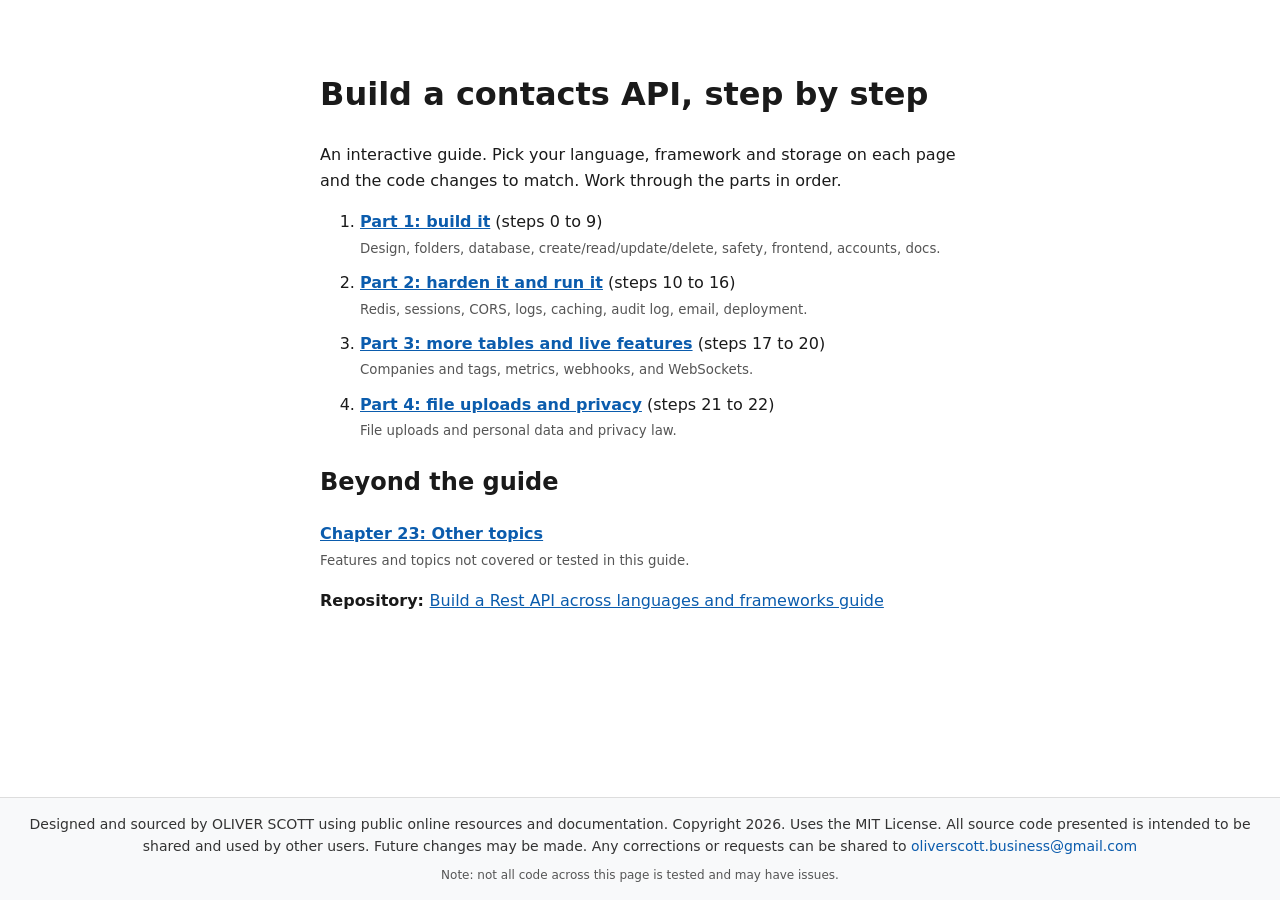
<file: index.html>
<!doctype html>
<html lang="en">
<head>
  <meta charset="utf-8">
  <meta name="viewport" content="width=device-width, initial-scale=1">
  <title>Build a contacts API, step by step</title>
  <link rel="stylesheet" href="assets/index.css">
</head>
<body>
  <main>
    <h1>Build a contacts API, step by step</h1>
    <p>An interactive guide. Pick your language, framework and storage on each page and the code changes to match. Work through the parts in order.</p>
    <ol>
      <li><a href="part1.html"><strong>Part 1: build it</strong></a> (steps 0 to 9)<br><small>Design, folders, database, create/read/update/delete, safety, frontend, accounts, docs.</small></li>
      <li><a href="part2.html"><strong>Part 2: harden it and run it</strong></a> (steps 10 to 16)<br><small>Redis, sessions, CORS, logs, caching, audit log, email, deployment.</small></li>
      <li><a href="part3.html"><strong>Part 3: more tables and live features</strong></a> (steps 17 to 20)<br><small>Companies and tags, metrics, webhooks, and WebSockets.</small></li>
      <li><a href="part4.html"><strong>Part 4: file uploads and privacy</strong></a> (steps 21 to 22)<br><small>File uploads and personal data and privacy law.</small></li>
    </ol>
    <h2>Beyond the guide</h2>
    <p><a href="uncovered_features.html#step-23"><strong>Chapter 23: Other topics</strong></a><br><small>Features and topics not covered or tested in this guide.</small></p>
    <p><strong>Repository: </strong><a href="https://github.com/Ollie-S23/build-a-REST-API-across-languages-and-frameworks-guide">Build a Rest API across languages and frameworks guide</a></p>
  </main>

  <footer class="index-foot">
    <p>
      Designed and sourced by OLIVER SCOTT using public online resources and documentation. Copyright 2026. Uses the MIT License. All source code presented is intended to be shared and used by other users. Future changes may be made. Any corrections or requests can be shared to 
      <a href="mailto:oliverscott.business@gmail.com">oliverscott.business@gmail.com</a>
    </p>
    <p class="note">
      Note: not all code across this page is tested and may have issues.
    </p>
  </footer>
</body>
</html>
</file>
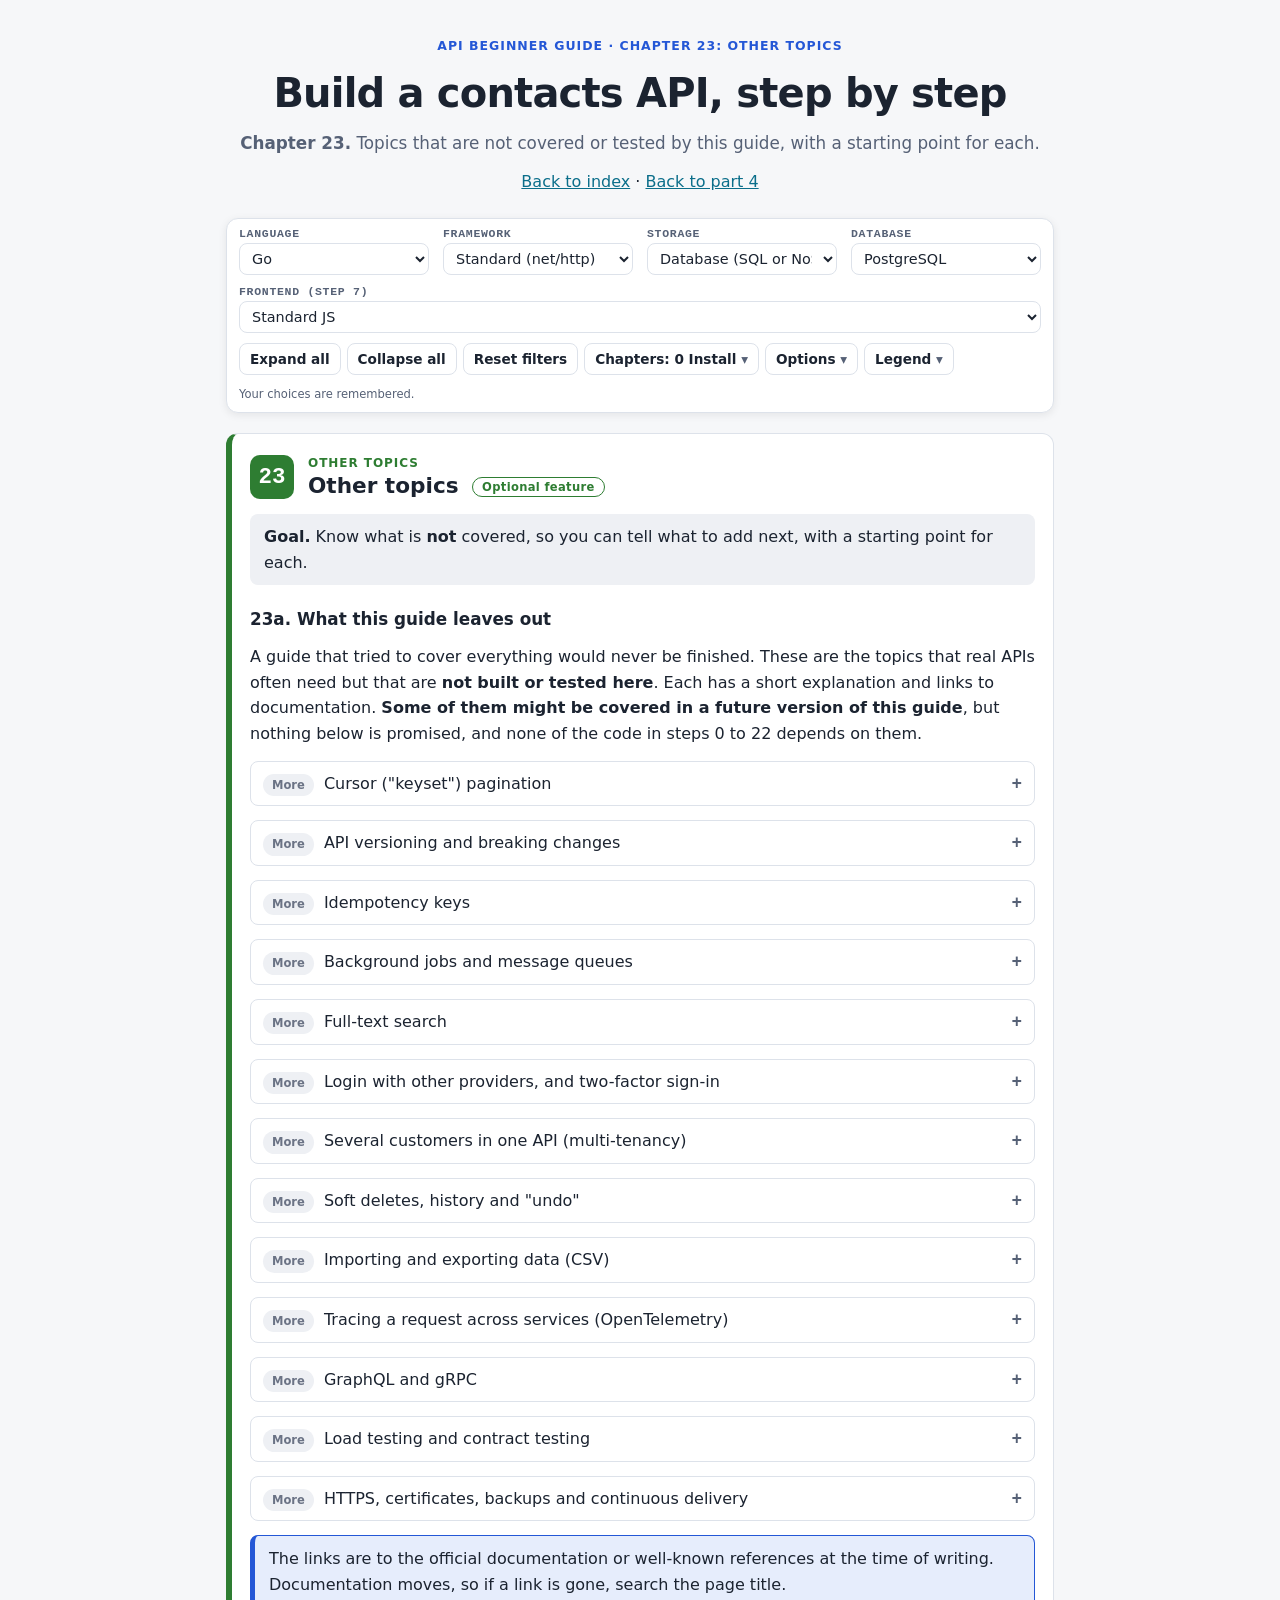
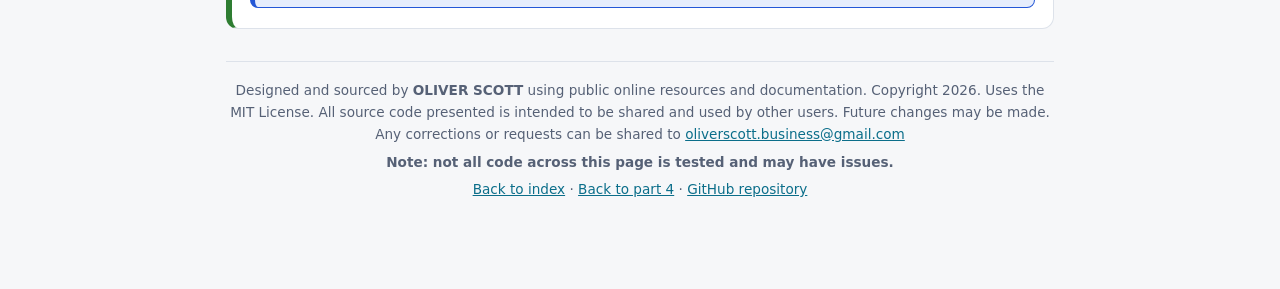
<file: uncovered_features.html>
<!DOCTYPE html>
<html lang="en"><head><meta charset="utf-8"><meta name="viewport" content="width=device-width, initial-scale=1">
<title>Contacts API guide - Chapter 23: Other topics</title>
<link rel="stylesheet" href="assets/guide.css"></head><body data-lang="go" data-db="pg" data-view="all" data-fe="js" data-fw="standard"><main class="page">
<header class="top"><p class="eyebrow">API beginner guide · Chapter 23: Other topics</p>
<h1>Build a contacts API, step by step</h1>
<p class="lede"><strong>Chapter 23.</strong> Topics that are not covered or tested by this guide, with a starting point for each.</p>
<p class="foot-nav"><a href="index.html">Back to index</a> · <a href="part4.html">Back to part 4</a></p></header>
<div class="filters" id="filters" role="group" aria-label="Guide filters">
<label class="fsel"><span class="flabel">Language</span><select data-key="lang"><option value="py">Python</option><option value="go">Go</option><option value="rs">Rust</option><option value="php">PHP</option><option value="js">JavaScript (Node)</option><option value="ts">TypeScript (Node)</option><option value="all">All</option></select></label>
<label class="fsel"><span class="flabel">Framework</span><select data-key="fw" id="fwsel"></select></label>
<label class="fsel"><span class="flabel">Storage</span><select data-key="storage"><option value="sql">Database (SQL or NoSQL)</option><option value="json">JSON file</option><option value="mem">In code</option><option value="all">All</option></select></label>
<label class="fsel"><span class="flabel">Database</span><select data-key="db"><option value="std">Standard</option><option value="pg">PostgreSQL</option><option value="mysql">MySQL</option><option value="maria">MariaDB</option><option value="sqlite">SQLite</option><option value="mongo">MongoDB (NoSQL)</option><option value="all">All</option></select></label>
<label class="fsel"><span class="flabel">Frontend (step 7)</span><select data-key="fe"><option value="js">Standard JS</option><option value="ts">Standard TS</option><option value="vuejs">Vue JS</option><option value="vuets">Vue TS</option><option value="reactjs">React JS</option><option value="reactts">React TS</option><option value="all">All</option></select></label>
<div class="hdd"><button type="button" class="rbtn" id="all" title="Open every explanation dropdown on the page">Expand all</button><button type="button" class="rbtn" id="none" title="Close every dropdown">Collapse all</button><button type="button" class="rbtn" id="fltreset" title="Set Language, Framework, Storage, Database and Frontend back to their defaults">Reset filters</button><button type="button" class="hbtn" data-panel="p-chap" aria-expanded="false" aria-controls="p-chap">Chapters: <span id="curchap">Install</span> <i aria-hidden="true">&#9662;</i></button><button type="button" class="hbtn" data-panel="p-opt" aria-expanded="false" aria-controls="p-opt">Options <i aria-hidden="true">&#9662;</i></button><button type="button" class="hbtn" data-panel="p-leg" aria-expanded="false" aria-controls="p-leg">Legend <i aria-hidden="true">&#9662;</i></button></div><div class="hpanel" id="p-chap" hidden><nav class="steps" aria-label="Chapters"><a class="cat-core ext" href="part1.html#step-0" title="Core: needed for a basic API (in part 1)"><b>0</b>Install</a><a class="cat-core ext" href="part1.html#step-1" title="Core: needed for a basic API (in part 1)"><b>1</b>Design</a><a class="cat-core ext" href="part1.html#step-2" title="Core: needed for a basic API (in part 1)"><b>2</b>Structure</a><a class="cat-core ext" href="part1.html#step-3" title="Core: needed for a basic API (in part 1)"><b>3</b>Connect</a><a class="cat-core ext" href="part1.html#step-4" title="Core: needed for a basic API (in part 1)"><b>4</b>First call</a><a class="cat-core ext" href="part1.html#step-5" title="Core: needed for a basic API (in part 1)"><b>5</b>CRUD</a><a class="cat-rec ext" href="part1.html#step-6" title="Recommended before anyone else can reach it (in part 1)"><b>6</b>Request safety</a><a class="cat-feat ext" href="part1.html#step-7" title="Optional: adds a feature (in part 1)"><b>7</b>Frontend</a><a class="cat-feat ext" href="part1.html#step-8" title="Optional: adds a feature (in part 1)"><b>8</b>Accounts</a><a class="cat-feat ext" href="part1.html#step-9" title="Optional: adds a feature (in part 1)"><b>9</b>Docs and Postman</a><a class="cat-ops ext" href="part2.html#step-10" title="Optional: for running it for real (in part 2)"><b>10</b>Redis</a><a class="cat-feat ext" href="part2.html#step-11" title="Optional: adds a feature (in part 2)"><b>11</b>Account safety</a><a class="cat-rec ext" href="part2.html#step-12" title="Recommended before anyone else can reach it (in part 2)"><b>12</b>Web basics</a><a class="cat-ops ext" href="part2.html#step-13" title="Optional: for running it for real (in part 2)"><b>13</b>Running it</a><a class="cat-feat ext" href="part2.html#step-14" title="Optional: adds a feature (in part 2)"><b>14</b>API polish</a><a class="cat-feat ext" href="part2.html#step-15" title="Optional: adds a feature (in part 2)"><b>15</b>Email</a><a class="cat-ops ext" href="part2.html#step-16" title="Optional: for running it for real (in part 2)"><b>16</b>Ship</a><a class="cat-feat ext" href="part3.html#step-17" title="Optional: adds a feature (in part 3)"><b>17</b>Companies and tags</a><a class="cat-ops ext" href="part3.html#step-18" title="Optional: for running it for real (in part 3)"><b>18</b>Metrics</a><a class="cat-feat ext" href="part3.html#step-19" title="Optional: adds a feature (in part 3)"><b>19</b>Webhooks</a><a class="cat-feat ext" href="part3.html#step-20" title="Optional: adds a feature (in part 3)"><b>20</b>WebSockets</a><a class="cat-feat ext" href="part4.html#step-21" title="Optional: adds a feature (in part 4)"><b>21</b>File uploads</a><a class="cat-feat ext" href="part4.html#step-22" title="Optional: adds a feature (in part 4)"><b>22</b>Personal data and privacy</a><a class="cat-feat" href="#step-23" title="Optional: adds a feature (separate page)"><b>23</b>Other topics</a></nav></div><div class="hpanel" id="p-opt" hidden><div class="opts"><fieldset><legend>Examples (pink boxes)</legend><label><input type="checkbox" data-opt="json" data-mode="show"> JSON requests and replies</label><label><input type="checkbox" data-opt="table" data-mode="show"> Table rows</label></fieldset><fieldset><legend>Dropdowns</legend><label><input type="checkbox" data-opt="why" data-mode="show"> "Why" explanations</label><label><input type="checkbox" data-opt="fail" data-mode="show"> "If it fails" fixes</label><label><input type="checkbox" data-opt="ph" data-mode="show"> "Placeholders" meanings</label><label><input type="checkbox" data-opt="doc" data-mode="show"> "Docs" link lists</label><label><input type="checkbox" data-opt="more" data-mode="show"> "Go further" and optional extras</label></fieldset><fieldset><legend>Boxes and labels</legend><label><input type="checkbox" data-opt="tips" data-mode="show"> Blue tips</label><label><input type="checkbox" data-opt="badges" data-mode="show"> Language, database and framework badges (when a filter is "All")</label></fieldset><fieldset><legend>Reading</legend><label><input type="checkbox" data-opt="wide" data-mode="add"> Wide page</label><label><input type="checkbox" data-opt="bigcode" data-mode="add"> Larger code text</label></fieldset><div class="optbar"><button type="button" id="optreset">Reset to defaults</button><span class="fnote">Saved in this browser.</span></div></div></div><div class="hpanel" id="p-leg" hidden><div class="legend" role="group" aria-label="Legend">
<div class="lg"><span class="tag t-file">FILE</span><span>Create or replace this file in VS Code. The path is shown beside the tag; the grey note says "new file" or "replace the whole file".</span></div>
<div class="lg"><span class="tag t-cmd">TERMINAL</span><span>Type this in the PowerShell terminal in VS Code, from the project folder.</span></div>
<div class="lg"><span class="tag t-sql">SQL</span><span>Run this in your database window (pgAdmin, MySQL Workbench or HeidiSQL), or save it as a <code>.sql</code> file.</span></div>
<div class="lg"><span class="tag t-out">EXPECTED</span><span>What you should see if it worked.</span></div>
<div class="lg"><span class="vt vt-i">Implementation</span><span><strong>Orange boxes</strong> are the thing you actually do or run for that step: the command you type and what it prints. They always show.</span></div>
<div class="lg"><span class="vt vt-f">Example</span><span><strong>Pink boxes</strong> are illustration only: a sample request and reply as JSON, or sample table rows. You never type or save them. They can be hidden under <em>Options</em> in the header.</span></div>
<div class="lg wide"><span class="vt vt-i">Implementation</span><span><strong>How to tell them apart:</strong> if you type it, save it or run it, it is an Implementation box (orange), even when it contains made-up sample data such as "Ada Lovelace". If it only shows what travels or what is stored, it is an Example box (pink).</span></div>
<div class="lg"><span class="tag t-json">JSON</span><span>A request or reply as it travels over HTTP.</span></div>
<div class="lg"><span class="tag t-diff">CHANGES</span><span>Only the lines that changed in a long file: <span class="df-add inl-df">green + added</span>, <span class="df-del inl-df">red - removed</span>. A dropdown below it holds the whole file.</span></div>
<div class="lg"><mark class="ph">&lt;like-this&gt;</mark><span><strong>Placeholder.</strong> Replace everything including the angle brackets with your own value. Never leave the brackets in.</span></div>
<div class="lg"><span class="pill opt">optional</span><span>Safe to skip, or a later improvement.</span></div>
<div class="lg"><span class="bd bw">Express</span><span class="sp">Framework badge. Shown when the Framework filter is "All" (pick Language "All" to get it).</span></div>
<div class="lg"><span class="bd bf">Vue TS</span><span class="sp">Frontend badge (step 7). Shown when the Frontend filter is "All".</span></div>
<div class="lg"><span class="bd bl">Python</span><span class="sp">Language badge. Shown when the Language filter is "All", so you can tell which version a block belongs to.</span></div>
<div class="lg"><span class="bd bdb">MySQL / MariaDB</span><span class="sp">Database or storage badge. Shown when the Database or Storage filter is "All".</span></div>
<div class="lg"><span class="chip c-why">Why</span><span>A dropdown explaining the reason behind a step.</span></div>
<div class="lg"><span class="chip c-fail">If it fails</span><span>A dropdown listing common errors and their fixes.</span></div>
<div class="lg"><span class="chip c-ph">Placeholders</span><span>A dropdown saying what each placeholder in that step means.</span></div>
<div class="lg"><span class="chip c-doc">Docs</span><span>A dropdown of official documentation links for that step.</span></div>
<div class="lg wide"><span class="om">//======= OPTIONAL =======</span><span>Code between an <code>OPTIONAL</code> line and an <code>END OPTIONAL</code> line is optional. The first line says what it does and what to delete with it (such as an import). Leave it in if unsure; the project still works with it. Python and Rust use <code>#</code> or <code>//</code> in place of the first two slashes.</span></div>
<div class="lg wide"><span class="co-sample w">Warning</span><span>Red boxes mark something that can break the app or weaken its security. Blue boxes are tips.</span></div>
</div></div><p class="fnote">Your choices are remembered.</p></div>

<section class="step ph23 cat-feat" id="step-23"><header><span class="num">23</span><div><p class="phase">Other topics</p><h2>Other topics <span class="pill cat">Optional feature</span></h2></div></header><p class="goal"><strong>Goal.</strong> Know what is <strong>not</strong> covered, so you can tell what to add next, with a starting point for each.</p><h3 class="">23a. What this guide leaves out</h3><p class="">A guide that tried to cover everything would never be finished. These are the topics that real APIs often need but that are <strong>not built or tested here</strong>. Each has a short explanation and links to documentation. <strong>Some of them might be covered in a future version of this guide</strong>, but nothing below is promised, and none of the code in steps 0 to 22 depends on them.</p><details class="dd d-more "><summary><span class="chip">More</span>Cursor ("keyset") pagination</summary><div class="ddb">The <code>limit</code> and <code>offset</code> used here get slower as the offset grows and can skip or repeat rows if data changes while someone pages. Cursor pagination says "give me the 20 rows after the one with this id and sort key", which stays fast and stable on large tables.<ul class="refs"><li><a href="https://use-the-index-luke.com/sql/partial-results/fetch-next-page">Use The Index, Luke: Paging through results</a></li></ul></div></details><details class="dd d-more "><summary><span class="chip">More</span>API versioning and breaking changes</summary><div class="ddb">Once other people call your API you cannot rename a field freely. Common answers: a version in the path (<code>/v1/contacts</code>), a version in a header, or only ever adding fields and never removing them. Decide a deprecation process before the first breaking change, not after.<ul class="refs"><li><a href="https://cloud.google.com/apis/design/versioning">Google API design guide: Versioning</a></li><li><a href="https://stripe.com/blog/api-versioning">Stripe: API versioning</a></li></ul></div></details><details class="dd d-more "><summary><span class="chip">More</span>Idempotency keys</summary><div class="ddb">A client that loses its connection after <code>POST</code> does not know whether the contact was created, and retrying could create it twice. An idempotency key is a unique value the client sends with the request; the server remembers the reply for that key and returns it again instead of repeating the work. Step 17 made linking a tag idempotent by design; creating things needs the key.<ul class="refs"><li><a href="https://datatracker.ietf.org/doc/draft-ietf-httpapi-idempotency-key-header/">IETF draft: The Idempotency-Key HTTP header</a></li><li><a href="https://docs.stripe.com/api/idempotent_requests">Stripe: Idempotent requests</a></li></ul></div></details><details class="dd d-more "><summary><span class="chip">More</span>Background jobs and message queues</summary><div class="ddb">Work that is slow or can fail (sending many emails, resizing images, calling other services) should not run inside the request. A job queue (Redis-backed queues, RabbitMQ, a cloud queue) holds the work and separate worker processes do it, with retries. Steps 15 and the webhooks chapter send in the background inside the server, which is fine for small amounts and is lost on a crash.<ul class="refs"><li><a href="https://www.rabbitmq.com/tutorials">RabbitMQ: Tutorials</a></li><li><a href="https://redis.io/docs/latest/develop/data-types/lists/">Redis: Queue patterns</a></li></ul></div></details><details class="dd d-more "><summary><span class="chip">More</span>Full-text search</summary><div class="ddb">The name filter here is "contains". Real search needs word splitting, ranking, typo tolerance and stemming. PostgreSQL has built-in full-text search; larger systems use a search engine such as OpenSearch, Elasticsearch, Meilisearch or Typesense, kept in sync with the database.<ul class="refs"><li class="D d-pg d-mysql d-maria d-std"><a href="https://www.postgresql.org/docs/current/textsearch.html">PostgreSQL: Full text search</a></li><li><a href="https://www.sqlite.org/fts5.html">SQLite: FTS5</a></li></ul></div></details><details class="dd d-more "><summary><span class="chip">More</span>Login with other providers, and two-factor sign-in</summary><div class="ddb">Step 8 and 15 store passwords. Many apps instead use "Sign in with Google" or similar (OAuth 2.0 and OpenID Connect), or add a second factor (an authenticator app code or a passkey). Both are easy to get subtly wrong, so use a maintained library or a hosted identity service rather than writing them.<ul class="refs"><li><a href="https://www.oauth.com/">OAuth 2.0 Simplified</a></li><li><a href="https://openid.net/developers/how-connect-works/">OpenID Connect</a></li><li><a href="https://webauthn.guide/">WebAuthn guide</a></li></ul></div></details><details class="dd d-more "><summary><span class="chip">More</span>Several customers in one API (multi-tenancy)</summary><div class="ddb">When different companies use the same deployment, every table needs a tenant id, and every query must filter by it, or one customer sees another's data. Choices: a tenant column on every row, a schema per tenant, or a database per tenant, trading isolation against cost. PostgreSQL row-level security can enforce the filter in the database itself.<ul class="refs"><li class="D d-pg d-mysql d-maria d-std"><a href="https://www.postgresql.org/docs/current/ddl-rowsecurity.html">PostgreSQL: Row security policies</a></li></ul></div></details><details class="dd d-more "><summary><span class="chip">More</span>Soft deletes, history and "undo"</summary><div class="ddb">Instead of removing a row, set a <code>deleted_at</code> time and hide such rows from every query. It allows restore and keeps references valid, at the cost of every query remembering the filter and of rows that must still be removed eventually (for example when a person asks for their data to be erased). Step 14's audit log records who did what, but not the old values.<ul class="refs"><li class="D d-pg d-mysql d-maria d-std"><a href="https://www.postgresql.org/docs/current/ddl-rowsecurity.html">PostgreSQL: Row-level security (to hide deleted rows)</a></li></ul></div></details><details class="dd d-more "><summary><span class="chip">More</span>Importing and exporting data (CSV)</summary><div class="ddb">Bulk import has its own problems: a half-finished import, duplicates, bad rows, and a long request. Usually it is an upload that creates a background job and reports progress and a list of rejected rows. Export should stream the rows rather than build the whole file in memory.<ul class="refs"><li><a href="https://www.rfc-editor.org/rfc/rfc4180">RFC 4180: CSV</a></li></ul></div></details><details class="dd d-more "><summary><span class="chip">More</span>Tracing a request across services (OpenTelemetry)</summary><div class="ddb">Step 13 gave every request an id and the metrics chapter counts requests. When a request passes through several services, <strong>distributed tracing</strong> links the pieces into one timeline. OpenTelemetry is the common standard for traces, metrics and logs and works in every language used here.<ul class="refs"><li><a href="https://opentelemetry.io/docs/">OpenTelemetry documentation</a></li><li><a href="https://prometheus.io/docs/prometheus/latest/getting_started/">Prometheus: Getting started</a></li></ul></div></details><details class="dd d-more "><summary><span class="chip">More</span>GraphQL and gRPC</summary><div class="ddb">This guide builds a REST API: many URLs, one verb each. <strong>GraphQL</strong> offers one URL where the caller describes exactly the fields and related objects it wants (useful when screens need data from many tables at once). <strong>gRPC</strong> uses a binary format and a contract file, and suits calls between your own servers more than browsers.<ul class="refs"><li><a href="https://graphql.org/learn/">GraphQL: Learn</a></li><li><a href="https://grpc.io/docs/what-is-grpc/introduction/">gRPC: Introduction</a></li></ul></div></details><details class="dd d-more "><summary><span class="chip">More</span>Load testing and contract testing</summary><div class="ddb">The tests used here check <em>correctness</em>. Load tests (k6, Locust, wrk) find how many requests per second the server survives and where it breaks, and are needed before you promise any capacity. Contract tests check that your replies still match the published <code>openapi.json</code>, so a change cannot silently break a client.<ul class="refs"><li><a href="https://grafana.com/docs/k6/latest/">k6 documentation</a></li><li><a href="https://schemathesis.readthedocs.io/">Schemathesis (tests from an OpenAPI file)</a></li></ul></div></details><details class="dd d-more "><summary><span class="chip">More</span>HTTPS, certificates, backups and continuous delivery</summary><div class="ddb">Step 16 shows Docker, but running for real also needs HTTPS (usually terminated by a reverse proxy or the host, with certificates renewed automatically), tested <strong>backups</strong> and a restore you have actually practised, secrets stored outside the code, and an automatic build-test-deploy pipeline. None of these were tested for this guide.<ul class="refs"><li><a href="https://letsencrypt.org/getting-started/">Let's Encrypt: Getting started</a></li><li class="D d-pg d-mysql d-maria d-std"><a href="https://www.postgresql.org/docs/current/backup.html">PostgreSQL: Backup and restore</a></li><li><a href="https://docs.github.com/en/actions">GitHub Actions documentation</a></li><li><a href="https://12factor.net/">The Twelve-Factor App</a></li></ul></div></details><aside class="co c-info ">The links are to the official documentation or well-known references at the time of writing. Documentation moves, so if a link is gone, search the page title.</aside></section>

<footer class="site-foot">
  <p>Designed and sourced by <strong>OLIVER SCOTT</strong> using public online resources and documentation. Copyright 2026. Uses the MIT License. All source code presented is intended to be shared and used by other users. Future changes may be made. Any corrections or requests can be shared to <a href="mailto:oliverscott.business@gmail.com">oliverscott.business@gmail.com</a></p>
  <p class="foot-note">Note: not all code across this page is tested and may have issues.</p>
  <p class="foot-nav"><a href="index.html">Back to index</a> · <a href="part4.html">Back to part 4</a> · <a href="https://github.com/Ollie-S23/build-a-REST-API-across-languages-and-frameworks-guide">GitHub repository</a></p>
</footer>
</main><script src="assets/guide.js"></script></body></html>
</file>
<file: assets/index.css>
body {
      font: 16px/1.6 system-ui, sans-serif;
      margin: 0;
      min-height: 100vh;
      display: flex;
      flex-direction: column;
      color: #1a1a1a;
    }
    main {
      flex: 1 0 auto;
      width: 100%;
      max-width: 42rem;
      margin: 3rem auto;
      padding: 0 1rem;
      box-sizing: border-box;
    }
    a {
      color: #0b5cad;
    }
    li {
      margin: .6rem 0;
    }
    small {
      color: #555;
    }
  

.index-foot {
  flex-shrink: 0;
  width: 100%;
  background-color: #f8f9fa;
  color: #333;
  text-align: center;
  padding: 15px 20px;
  font-family: system-ui, sans-serif;
  font-size: 14px;
  border-top: 1px solid #ddd;
  box-sizing: border-box;
}
.index-foot p {
  margin: 0 0 8px 0;
}
.index-foot p.note {
  margin: 0;
  font-size: 12px;
  color: #555;
}
.index-foot a {
  color: #0b5cad;
  text-decoration: none;
}
</file>
<file: assets/guide.css>
/* layout idea: one narrow reading column, each step a card with a coloured edge; colour carries the legend */
:root{
  --bg:#f6f7f9; --surface:#ffffff; --ink:#1b2330; --mute:#566176; --line:#dde2ea;
  --accent:#2457d6; --accent-soft:#e6edfc;
  --ph-bg:#ffe58a; --ph-ink:#5c3d00;
  --file:#2457d6; --file-soft:#e8effd;
  --cmd:#0f6b5c; --cmd-soft:#e3f4f0;
  --sql:#7a3fc2; --sql-soft:#f1e9fb;
  --out:#2c7a2c; --out-soft:#e8f5e8;
  --opt:#6b7385; --opt-soft:#eef0f4;
  --warn:#b3261e; --warn-soft:#fdeceb;
  --doc:#0b6e8a; --doc-soft:#e1f2f7;
  --codebg:#f3f5f9; --codeink:#1b2330;
  --tk-c:#6a7385; --tk-k:#a12c8c; --tk-s:#0a7a3d; --tk-n:#b45309; --tk-f:#1d4ed8; --tk-t:#0b6e8a; --tk-v:#7a3fc2;
  --sans:"IBM Plex Sans",system-ui,-apple-system,"Segoe UI",Roboto,sans-serif;
  --mono:"JetBrains Mono",ui-monospace,"Cascadia Code",Consolas,monospace;
}
@media (prefers-color-scheme:dark){:root:not([data-theme="light"]){
  color-scheme:dark;
  --bg:#12161d; --surface:#1a2029; --ink:#e6eaf1; --mute:#9aa5b8; --line:#2c3543;
  --accent:#7ea2ff; --accent-soft:#1d2a4a;
  --ph-bg:#6b5200; --ph-ink:#ffe9a6;
  --file:#7ea2ff; --file-soft:#1c2a4a; --cmd:#4fd1b8; --cmd-soft:#12302b; --sql:#c39bf2; --sql-soft:#2a1e3d;
  --out:#7fd37f; --out-soft:#16301a; --opt:#a0a9bb; --opt-soft:#252c38; --warn:#ff8a82; --warn-soft:#3a1c1a;
  --doc:#6cc6e0; --doc-soft:#112f38; --codebg:#10151c; --codeink:#e6eaf1;
  --tk-c:#8793a8; --tk-k:#e58ad0; --tk-s:#7fd69a; --tk-n:#f0b25e; --tk-f:#8fb2ff; --tk-t:#6cc6e0; --tk-v:#c39bf2;}}
:root[data-theme="dark"]{
  color-scheme:dark;
  --bg:#12161d; --surface:#1a2029; --ink:#e6eaf1; --mute:#9aa5b8; --line:#2c3543;
  --accent:#7ea2ff; --accent-soft:#1d2a4a;
  --ph-bg:#6b5200; --ph-ink:#ffe9a6;
  --file:#7ea2ff; --file-soft:#1c2a4a; --cmd:#4fd1b8; --cmd-soft:#12302b; --sql:#c39bf2; --sql-soft:#2a1e3d;
  --out:#7fd37f; --out-soft:#16301a; --opt:#a0a9bb; --opt-soft:#252c38; --warn:#ff8a82; --warn-soft:#3a1c1a;
  --doc:#6cc6e0; --doc-soft:#112f38; --codebg:#10151c; --codeink:#e6eaf1;
  --tk-c:#8793a8; --tk-k:#e58ad0; --tk-s:#7fd69a; --tk-n:#f0b25e; --tk-f:#8fb2ff; --tk-t:#6cc6e0; --tk-v:#c39bf2;}
*{box-sizing:border-box}
html{scroll-behavior:smooth}
body{margin:0;background:var(--bg);color:var(--ink);font:16px/1.6 var(--sans);-webkit-text-size-adjust:100%}
.page{max-width:860px;margin:0 auto;padding:28px 16px 80px;display:flex;flex-direction:column;gap:20px}
h1,h2,h3,h4{text-wrap:balance;line-height:1.25;margin:0}
h1{font-size:clamp(1.8rem,4.5vw,2.5rem);letter-spacing:-.02em}
h2{font-size:1.35rem}
h3{font-size:1.05rem;margin-top:10px;color:var(--ink)}
p{margin:0}
a{color:var(--doc)}
a:focus-visible,button:focus-visible,summary:focus-visible{outline:3px solid var(--accent);outline-offset:2px}
code,kbd{font-family:var(--mono);font-size:.88em}
:not(pre)>code{background:var(--opt-soft);padding:.1em .35em;border-radius:4px}
kbd{border:1px solid var(--line);border-bottom-width:2px;border-radius:4px;padding:0 .35em;background:var(--surface)}
.top{display:flex;flex-direction:column;gap:12px;padding:8px 0 4px;text-align:center;align-items:center}
.eyebrow{font-weight:600;color:var(--accent);text-transform:uppercase;letter-spacing:.08em;font-size:.78rem}
.lede{color:var(--mute);max-width:none;width:100%;font-size:1.05rem;text-align:center}
.facts{display:flex;flex-wrap:wrap;gap:8px;list-style:none;margin:6px 0 0;padding:0}
.facts li{background:var(--surface);border:1px solid var(--line);border-radius:999px;padding:4px 12px;font-size:.88rem}
.facts b{color:var(--mute);font-weight:500;margin-right:6px}
.box{background:var(--surface);border:1px solid var(--line);border-radius:12px;padding:18px;display:flex;flex-direction:column;gap:12px}
.legend{display:grid;grid-template-columns:repeat(auto-fit,minmax(300px,1fr));gap:10px 18px}
.lg{display:flex;gap:10px;align-items:flex-start;font-size:.92rem}
.lg>:first-child{flex:none;min-width:84px;text-align:center}
.lg.wide{grid-column:1/-1}
.tag{font:600 .68rem/1 var(--mono);letter-spacing:.06em;padding:5px 7px;border-radius:4px;color:#fff;display:inline-block}
.t-file,.k-file .tag{background:var(--file)} .t-cmd,.k-cmd .tag{background:var(--cmd)} .t-sql,.k-sql .tag{background:var(--sql)}
.t-out,.k-out .tag{background:var(--out)} .k-opt .tag{background:var(--opt)} .k-tree .tag{background:var(--opt)}
@media (prefers-color-scheme:dark){:root:not([data-theme="light"]) .tag{color:#0b0f14}}
:root[data-theme="dark"] .tag{color:#0b0f14}
mark.ph{background:var(--ph-bg);color:var(--ph-ink);border-radius:4px;padding:0 3px;font-family:var(--mono);font-size:.9em;font-weight:600;box-shadow:0 0 0 1px rgba(160,110,0,.35)}
.pill{font-size:.72rem;font-weight:600;border-radius:999px;padding:2px 9px;vertical-align:middle;letter-spacing:.03em}
.pill.opt{background:var(--opt-soft);color:var(--opt);border:1px dashed var(--opt)}
.chip{display:inline-block;font-size:.72rem;font-weight:600;border-radius:999px;padding:2px 9px;margin-right:10px;white-space:nowrap}
.c-why,.d-why .chip{background:var(--accent-soft);color:var(--accent)}
.c-fail,.d-fail .chip{background:var(--warn-soft);color:var(--warn)}
.c-ph,.d-ph .chip{background:var(--ph-bg);color:var(--ph-ink)}
.c-doc,.d-doc .chip{background:var(--doc-soft);color:var(--doc)}
.d-more .chip,.d-opt .chip{background:var(--opt-soft);color:var(--opt)}
.co-sample{border-radius:6px;padding:3px 10px;font-weight:600;font-size:.8rem}
.co-sample.w{background:var(--warn-soft);color:var(--warn);border:1px solid var(--warn)}
.steps{display:flex;flex-wrap:wrap;gap:8px}
.steps a{display:flex;align-items:center;gap:8px;text-decoration:none;color:var(--ink);background:var(--surface);border:1px solid var(--line);border-radius:999px;padding:6px 14px 6px 6px;font-size:.9rem;font-weight:500}
.steps a b{background:var(--accent);color:#fff;border-radius:50%;width:24px;height:24px;display:grid;place-items:center;font-size:.8rem}
:root[data-theme="dark"] .steps a b{color:#0b0f14}
@media (prefers-color-scheme:dark){:root:not([data-theme="light"]) .steps a b{color:#0b0f14}}
.steps a:hover{border-color:var(--accent)}
.bar{display:flex;gap:8px;flex-wrap:wrap}
.bar button{font:500 .88rem var(--sans);background:var(--surface);color:var(--ink);border:1px solid var(--line);border-radius:8px;padding:7px 14px;cursor:pointer}
.bar button:hover{border-color:var(--accent);color:var(--accent)}
.step{--c:var(--accent);--cs:var(--accent-soft);background:var(--surface);border:1px solid var(--line);border-left:6px solid var(--c);border-radius:12px;padding:20px 18px;display:flex;flex-direction:column;gap:14px;scroll-margin-top:12px}
.step.ph0{--c:#5d6b82} .step.ph1{--c:#7a3fc2} .step.ph2{--c:#2457d6} .step.ph3{--c:#0f6b5c} .step.ph4{--c:#b45309} .step.ph5{--c:#a12c8c} .step.ph6{--c:#b3261e}
@media (prefers-color-scheme:dark){:root:not([data-theme="light"]) .step.ph0{--c:#9aa5b8} :root:not([data-theme="light"]) .step.ph1{--c:#c39bf2} :root:not([data-theme="light"]) .step.ph2{--c:#7ea2ff} :root:not([data-theme="light"]) .step.ph3{--c:#4fd1b8} :root:not([data-theme="light"]) .step.ph4{--c:#f0b25e} :root:not([data-theme="light"]) .step.ph5{--c:#e58ad0} :root:not([data-theme="light"]) .step.ph6{--c:#ff8a82}}
:root[data-theme="dark"] .step.ph0{--c:#9aa5b8} :root[data-theme="dark"] .step.ph1{--c:#c39bf2} :root[data-theme="dark"] .step.ph2{--c:#7ea2ff} :root[data-theme="dark"] .step.ph3{--c:#4fd1b8} :root[data-theme="dark"] .step.ph4{--c:#f0b25e} :root[data-theme="dark"] .step.ph5{--c:#e58ad0} :root[data-theme="dark"] .step.ph6{--c:#ff8a82}
.step>header{display:flex;gap:14px;align-items:center}
.num{flex:none;width:44px;height:44px;border-radius:10px;background:var(--c);color:#fff;font:700 1.4rem var(--mono);display:grid;place-items:center}
:root[data-theme="dark"] .num{color:#0b0f14}
@media (prefers-color-scheme:dark){:root:not([data-theme="light"]) .num{color:#0b0f14}}
.phase{font-size:.75rem;font-weight:600;letter-spacing:.08em;text-transform:uppercase;color:var(--c)}
.goal{background:var(--opt-soft);border-radius:8px;padding:10px 14px}
ol.do{margin:0;padding-left:1.4em;display:flex;flex-direction:column;gap:6px}
ol.do li::marker{color:var(--c);font-weight:700}
figure.code{margin:0;border:1px solid var(--line);border-left:4px solid var(--kc);border-radius:8px;overflow:hidden;background:var(--codebg);--kc:var(--file)}
.k-cmd{--kc:var(--cmd)} .k-sql{--kc:var(--sql)} .k-out{--kc:var(--out)} .k-opt,.k-tree{--kc:var(--opt)}
figcaption{display:flex;align-items:center;gap:10px;padding:6px 8px;background:var(--surface);border-bottom:1px solid var(--line);min-width:0}
.lbl{font-size:.82rem;color:var(--mute);overflow:hidden;text-overflow:ellipsis;white-space:nowrap;flex:1;min-width:0}
.cpy{margin-left:auto;flex:none;font:500 .75rem var(--sans);background:transparent;color:var(--mute);border:1px solid var(--line);border-radius:6px;padding:3px 10px;cursor:pointer}
.cpy:hover{color:var(--accent);border-color:var(--accent)}
.lbl+.cpy{margin-left:0}
pre{margin:0;padding:12px 14px;overflow-x:auto;color:var(--codeink);font:.84rem/1.55 var(--mono);tab-size:4}
pre code{font:inherit;background:none;padding:0}
.k-tree pre{font-size:.78rem}
.k-out{background:var(--out-soft)}
details.dd{border:1px solid var(--line);border-radius:8px;background:var(--surface)}
details.dd>summary{cursor:pointer;padding:9px 12px;font-weight:500;list-style:none;display:flex;align-items:baseline;gap:0;flex-wrap:wrap}
details.dd>summary::-webkit-details-marker{display:none}
details.dd>summary::after{content:"+";margin-left:auto;color:var(--mute);font:600 1.1rem var(--mono);padding-left:10px}
details.dd[open]>summary::after{content:"\2212"}
details.dd[open]>summary{border-bottom:1px solid var(--line)}
.ddb{padding:12px 14px;display:flex;flex-direction:column;gap:10px}
.ddb ul,.ddb ol{margin:0;padding-left:1.3em;display:flex;flex-direction:column;gap:5px}
.d-fail{border-left:4px solid var(--warn)} .d-why{border-left:4px solid var(--accent)} .d-ph{border-left:4px solid #c99700} .d-doc{border-left:4px solid var(--doc)} .d-more,.d-opt{border-left:4px dashed var(--opt)}
ul.refs{list-style:none;padding:0!important;display:grid;grid-template-columns:repeat(auto-fit,minmax(260px,1fr));gap:6px 18px!important}
ul.refs li{padding-left:0}
.co{border-radius:8px;padding:10px 14px;border:1px solid var(--line);border-left-width:5px}
.c-info{background:var(--accent-soft);border-color:var(--accent)}
.c-warn{background:var(--warn-soft);border-color:var(--warn)}
.c-opt{background:var(--opt-soft);border:1px dashed var(--opt);border-left:5px dashed var(--opt)}
.tw{overflow-x:auto;border:1px solid var(--line);border-radius:8px}
table{border-collapse:collapse;width:100%;font-size:.9rem;min-width:520px}
th,td{text-align:left;padding:8px 12px;border-bottom:1px solid var(--line);vertical-align:top}
th{background:var(--opt-soft);font-weight:600;white-space:nowrap}
tr:last-child td{border-bottom:0}
.op{display:flex;flex-direction:column;gap:8px;padding-top:6px}
.op h4{font-size:1rem;display:flex;align-items:center;gap:10px;flex-wrap:wrap}
.verb{font:700 .75rem var(--mono);color:#fff;border-radius:4px;padding:4px 8px}
.v-get{background:#2c7a2c}.v-post{background:#2457d6}.v-put{background:#b45309}.v-patch{background:#7a3fc2}.v-delete{background:#b3261e}
.okcode{font:500 .8rem var(--sans);color:var(--mute)}
.small{font-size:.85rem;color:var(--mute)}
ol.qs{margin:0;padding-left:1.4em;display:flex;flex-direction:column;gap:8px}
@media (max-width:520px){.step{padding:16px 12px}.num{width:38px;height:38px}.legend{grid-template-columns:1fr}.lg>:first-child{min-width:78px}}
@media (prefers-reduced-motion:reduce){html{scroll-behavior:auto}}
pre.inl{background:var(--codebg);border:1px solid var(--line);border-radius:8px}
.om{background:var(--opt-soft);color:var(--opt);font-weight:600;font-style:normal;border-radius:3px;box-shadow:0 0 0 1px var(--opt);padding:0 3px}
.om *{color:inherit!important;font-style:normal!important}
.lg>.om{min-width:0;font:600 .72rem var(--mono);white-space:nowrap}
/* ---- filters, badges, views */
.filters{position:sticky;top:0;z-index:20;background:var(--surface);border:1px solid var(--line);border-radius:12px;padding:10px 14px;display:flex;flex-direction:column;gap:8px;box-shadow:0 2px 8px rgba(0,0,0,.08)}
.frow{display:flex;align-items:center;gap:10px;flex-wrap:wrap}
.flabel{font:600 .72rem var(--mono);letter-spacing:.06em;text-transform:uppercase;color:var(--mute);min-width:128px}
.fbtns{display:flex;gap:6px;flex-wrap:wrap}
.fbtns button{font:500 .85rem var(--sans);background:var(--surface);color:var(--ink);border:1px solid var(--line);border-radius:999px;padding:5px 13px;cursor:pointer}
.fbtns button:hover{border-color:var(--accent)}
.fbtns button[aria-pressed="true"]{background:var(--accent);border-color:var(--accent);color:#fff;font-weight:600}
:root[data-theme="dark"] .fbtns button[aria-pressed="true"]{color:#0b0f14}
@media (prefers-color-scheme:dark){:root:not([data-theme="light"]) .fbtns button[aria-pressed="true"]{color:#0b0f14}}
.fnote{font-size:.78rem;color:var(--mute)}
@media (max-width:520px){.filters{padding:8px 10px}.flabel{min-width:100%}.frow{gap:4px}.fbtns button{padding:4px 10px;font-size:.8rem}}
/* hide rules: an element is hidden unless its class matches the choice (All shows everything) */
body[data-lang="go"] .L:not(.l-go),body[data-lang="py"] .L:not(.l-py),body[data-lang="rs"] .L:not(.l-rs),body[data-lang="php"] .L:not(.l-php),body[data-lang="js"] .L:not(.l-js),body[data-lang="ts"] .L:not(.l-ts),
body[data-db="pg"] .D:not(.d-pg),body[data-db="mysql"] .D:not(.d-mysql),body[data-db="maria"] .D:not(.d-maria),body[data-db="std"] .D:not(.d-std),body[data-db="sqlite"] .D:not(.d-sqlite):not(.d-json),body[data-db="mongo"] .D:not(.d-mongo):not(.d-json),body[data-db="json"] .D:not(.d-json),body[data-db="mem"] .D:not(.d-mem),
body[data-view="impl"] .V:not(.v-code),
body[data-fw="express"] .W:not(.w-express),body[data-fw="fastify"] .W:not(.w-fastify),body[data-fw="nest"] .W:not(.w-nest),body[data-fw="standard"] .W:not(.w-standard),body[data-fw="fastapi"] .W:not(.w-fastapi),body[data-fw="flask"] .W:not(.w-flask),body[data-fw="django"] .W:not(.w-django),body[data-fw="gin"] .W:not(.w-gin),body[data-fw="echo"] .W:not(.w-echo),body[data-fw="chi"] .W:not(.w-chi),body[data-fw="fiber"] .W:not(.w-fiber),body[data-fw="huma"] .W:not(.w-huma),body[data-fw="actix"] .W:not(.w-actix),body[data-fw="rocket"] .W:not(.w-rocket),body[data-fw="slim"] .W:not(.w-slim),
body[data-fe="js"] .F:not(.f-js),body[data-fe="ts"] .F:not(.f-ts),body[data-fe="vuejs"] .F:not(.f-vuejs),body[data-fe="vuets"] .F:not(.f-vuets),body[data-fe="reactjs"] .F:not(.f-reactjs),body[data-fe="reactts"] .F:not(.f-reactts){display:none!important}
.bd{font:600 .66rem/1 var(--mono);border-radius:4px;padding:4px 6px;white-space:nowrap;flex:none}
.bd.bl{background:#dbeafe;color:#1e40af}.bd.bdb{background:#ede0fb;color:#5b2a99}
:root[data-theme="dark"] .bd.bl{background:#1e3a6e;color:#bcd3ff}:root[data-theme="dark"] .bd.bdb{background:#3a2560;color:#dcc4fa}
@media (prefers-color-scheme:dark){:root:not([data-theme="light"]) .bd.bl{background:#1e3a6e;color:#bcd3ff}:root:not([data-theme="light"]) .bd.bdb{background:#3a2560;color:#dcc4fa}}
.bd{display:none}
body[data-lang="all"] .bd.bl,body[data-db="all"] .bd.bdb{display:inline-block}
.lg .bd{display:inline-block}
details .bd{margin-right:8px;align-self:center}
p>.bd,.co>.bd,.tw>.bd{margin-right:6px}
.tw>.bd{margin:6px}
.note{font-size:.72rem;color:var(--mute);white-space:nowrap;flex:none;font-style:italic}
.t-json,.k-json .tag{background:#9a6b00}.k-json{--kc:#9a6b00}
.t-diff,.k-diff .tag{background:#5d6b82}.k-diff{--kc:#5d6b82}
.k-diff pre code{display:block}
.df-add,.df-del,.df-ctx,.df-h{display:block;white-space:pre}
.df-add{background:rgba(44,160,44,.16)}.df-del{background:rgba(200,50,40,.16)}
.df-add i,.df-del i{font-style:normal;font-weight:700;display:inline-block;width:1.4ch;user-select:none}
.df-add i{color:#2c7a2c}.df-del i{color:#b3261e}.df-ctx i{display:inline-block;width:1.4ch}
.df-h{color:var(--mute);font-style:italic;padding-top:4px}
.inl-df{display:inline;padding:1px 6px;border-radius:4px}
.sp{flex:1}
table.rows td:first-child{font-family:var(--mono)}
.d-pg,.d-mysql,.d-maria,.d-std{}

@media (max-width:700px){.filters{position:static}}

:root{--impl:#c2410c;--impl-soft:#fff1e6;--ex:#a21caf;--ex-soft:#fdf0fd}
@media (prefers-color-scheme:dark){:root:not([data-theme="light"]){--impl:#fb923c;--impl-soft:#3a2312;--ex:#e879f9;--ex-soft:#34173a}}
:root[data-theme="dark"]{--impl:#fb923c;--impl-soft:#3a2312;--ex:#e879f9;--ex-soft:#34173a}
.vt{font:600 .66rem/1 var(--mono);letter-spacing:.04em;border-radius:4px;padding:4px 6px;white-space:nowrap;flex:none;text-transform:uppercase}
.vt-i{background:var(--impl);color:#fff}.vt-f{background:var(--ex);color:#fff}
:root[data-theme="dark"] .vt-i,:root[data-theme="dark"] .vt-f{color:#0b0f14}
@media (prefers-color-scheme:dark){:root:not([data-theme="light"]) .vt-i,:root:not([data-theme="light"]) .vt-f{color:#0b0f14}}
figure.code.impl{--kc:var(--impl);border-color:var(--impl);background:var(--impl-soft)}
figure.code.impl figcaption{background:var(--impl-soft)}
figure.code.fmt,.tw.fmt{border-color:var(--ex)}
figure.code.fmt{--kc:var(--ex);background:var(--ex-soft)}
figure.code.fmt figcaption{background:var(--ex-soft)}
.tw.fmt{background:var(--ex-soft);border-left:4px solid var(--ex)}
.lg .vt{min-width:84px;text-align:center}

.filters{flex-direction:row!important;flex-wrap:wrap;align-items:flex-end;gap:10px 14px!important;padding:8px 12px}
.fsel{display:flex;flex-direction:column;gap:3px;flex:1 1 150px;min-width:130px}
.fsel .flabel{min-width:0}
.fsel select{font:500 .9rem var(--sans);background:var(--surface);color:var(--ink);border:1px solid var(--line);border-radius:8px;padding:6px 8px;width:100%}
.fsel select:focus-visible{outline:3px solid var(--accent);outline-offset:1px}
.filters .fnote{flex:1 1 100%;font-size:.72rem;margin:0}
@media (max-width:700px){.filters{position:sticky}.fsel{flex:1 1 90px;min-width:90px}.fsel .flabel{font-size:.62rem}.filters .fnote{display:none}}
@media (max-width:700px){.fsel select{font-size:.78rem;padding:6px 2px}.filters{padding:6px 8px;gap:6px!important}}

.bd.bf{background:#d8f3ee;color:#0b5f52}
:root[data-theme="dark"] .bd.bf{background:#12403a;color:#9ee6d8}
@media (prefers-color-scheme:dark){:root:not([data-theme="light"]) .bd.bf{background:#12403a;color:#9ee6d8}}
body[data-fe="all"] .bd.bf{display:inline-block}
.step.ph7{--c:#0b7285}
:root[data-theme="dark"] .step.ph7{--c:#4fc3d9}
@media (prefers-color-scheme:dark){:root:not([data-theme="light"]) .step.ph7{--c:#4fc3d9}}

.bd.bw{background:#fde7d6;color:#8a3b00}
:root[data-theme="dark"] .bd.bw{background:#4a2a12;color:#ffd0a8}
@media (prefers-color-scheme:dark){:root:not([data-theme="light"]) .bd.bw{background:#4a2a12;color:#ffd0a8}}
body[data-fw="all"] .bd.bw{display:inline-block}

/* ---- header dropdowns (chapters, legend) */
.hdd{display:flex;gap:6px;align-items:flex-end;flex:0 0 auto}
.hbtn,.rbtn{font:600 .85rem var(--sans);background:var(--surface);color:var(--ink);border:1px solid var(--line);border-radius:8px;padding:7px 10px;cursor:pointer;white-space:nowrap}
.hbtn:hover,.rbtn:hover,.hbtn[aria-expanded="true"]{border-color:var(--accent)}
.hbtn:focus-visible{outline:3px solid var(--accent);outline-offset:1px}
.hbtn i{font-style:normal;color:var(--mute)}
.hpanel{position:absolute;left:0;right:0;top:100%;margin-top:6px;z-index:30;background:var(--surface);border:1px solid var(--line);border-radius:12px;padding:12px;max-height:min(70vh,560px);overflow:auto;box-shadow:0 8px 24px rgba(0,0,0,.2)}
.hpanel[hidden]{display:none}
.hpanel .legend{margin:0}
@media (max-width:700px){.hbtn{font-size:.78rem;padding:6px 8px}.hdd{flex:1 1 100%}.hbtn{flex:1}}

/* ---- options panel */
body[data-off~="json"] .v-json,body[data-off~="table"] .v-table,
body[data-off~="why"] .dd.d-why,body[data-off~="fail"] .dd.d-fail,body[data-off~="ph"] .dd.d-ph,body[data-off~="doc"] .dd.d-doc,body[data-off~="more"] .dd.d-more,body[data-off~="more"] .dd.d-opt,
body[data-off~="tips"] .co.c-info{display:none!important}
body[data-off~="badges"] :not(.lg)>.bd{display:none!important}
body[data-on~="wide"] .page{max-width:1280px}
body[data-on~="bigcode"] pre{font-size:1rem}
.opts{display:grid;grid-template-columns:repeat(auto-fit,minmax(230px,1fr));gap:12px 18px}
.opts fieldset{border:1px solid var(--line);border-radius:10px;padding:8px 12px;margin:0;display:flex;flex-direction:column;gap:6px}
.opts legend{font:600 .72rem var(--mono);letter-spacing:.06em;text-transform:uppercase;color:var(--mute);padding:0 6px}
.opts label{display:flex;gap:8px;align-items:flex-start;font-size:.88rem;cursor:pointer}
.opts input{margin-top:3px;accent-color:var(--accent)}
.optbar{grid-column:1/-1;display:flex;gap:12px;align-items:center}
.optbar button{font:500 .85rem var(--sans);background:var(--surface);color:var(--ink);border:1px solid var(--line);border-radius:8px;padding:6px 12px;cursor:pointer}
.optbar button:hover{border-color:var(--accent)}
.optbar button{white-space:nowrap}
@media (max-width:700px){.rbtn{font-size:.78rem;padding:6px 8px;flex:1}}
.hdd{flex-wrap:wrap}@media (max-width:700px){.hbtn,.rbtn{flex:1 1 auto;min-width:0;padding:6px 6px}.hdd{width:100%}}
.step.ph10{--c:#a3365a}
:root[data-theme="dark"] .step.ph10{--c:#e58ba8}
@media (prefers-color-scheme:dark){:root:not([data-theme="light"]) .step.ph10{--c:#e58ba8}}
.step.ph12{--c:#8a5a00}
.step.ph11{--c:#1f6f8b}
:root[data-theme="dark"] .step.ph12{--c:#e0b050}
:root[data-theme="dark"] .step.ph11{--c:#6fc3df}
@media (prefers-color-scheme:dark){:root:not([data-theme="light"]) .step.ph12{--c:#e0b050}}
@media (prefers-color-scheme:dark){:root:not([data-theme="light"]) .step.ph11{--c:#6fc3df}}

.step.ph8{--c:#7a3fa0}
:root[data-theme="dark"] .step.ph8{--c:#c79be0}
@media (prefers-color-scheme:dark){:root:not([data-theme="light"]) .step.ph8{--c:#c79be0}}

.step.ph9{--c:#00796b}
:root[data-theme="dark"] .step.ph9{--c:#5fc4b5}
@media (prefers-color-scheme:dark){:root:not([data-theme="light"]) .step.ph9{--c:#5fc4b5}}

.site-foot{border-top:1px solid var(--line,#d0d7e2);margin-top:12px;padding:18px 0 0;text-align:center;color:var(--mute);font-size:.85rem}.site-foot p{margin:0 0 6px}.site-foot .foot-note{font-weight:600}

/* chapter kinds: core / recommended / optional feature / optional for running it */
.step.cat-core{--c:#1f5fbf}.step.cat-rec{--c:#b45f06}.step.cat-feat{--c:#2e7d32}.step.cat-ops{--c:#7b3fb0}
:root[data-theme="dark"] .step.cat-core{--c:#7fb0ff}:root[data-theme="dark"] .step.cat-rec{--c:#f0b45a}:root[data-theme="dark"] .step.cat-feat{--c:#74c77a}:root[data-theme="dark"] .step.cat-ops{--c:#c69af0}
@media (prefers-color-scheme:dark){:root:not([data-theme="light"]) .step.cat-core{--c:#7fb0ff}:root:not([data-theme="light"]) .step.cat-rec{--c:#f0b45a}:root:not([data-theme="light"]) .step.cat-feat{--c:#74c77a}:root:not([data-theme="light"]) .step.cat-ops{--c:#c69af0}}
.pill.cat{border:1.5px solid var(--c);color:var(--c);background:transparent;margin-left:6px}
.step.cat-core>header .pill.cat{background:var(--c);color:#fff}
:root[data-theme="dark"] .step.cat-core>header .pill.cat{color:#0b0f14}
@media (prefers-color-scheme:dark){:root:not([data-theme="light"]) .step.cat-core>header .pill.cat{color:#0b0f14}}
.steps a.cat-core b,.rm .cat-core b{background:#1f5fbf}.steps a.cat-rec b,.rm .cat-rec b{background:#b45f06}.steps a.cat-feat b,.rm .cat-feat b{background:#2e7d32}.steps a.cat-ops b,.rm .cat-ops b{background:#7b3fb0}
:root[data-theme="dark"] .steps a.cat-core b,:root[data-theme="dark"] .rm .cat-core b{background:#7fb0ff}:root[data-theme="dark"] .steps a.cat-rec b,:root[data-theme="dark"] .rm .cat-rec b{background:#f0b45a}:root[data-theme="dark"] .steps a.cat-feat b,:root[data-theme="dark"] .rm .cat-feat b{background:#74c77a}:root[data-theme="dark"] .steps a.cat-ops b,:root[data-theme="dark"] .rm .cat-ops b{background:#c69af0}
@media (prefers-color-scheme:dark){:root:not([data-theme="light"]) .steps a.cat-core b,:root:not([data-theme="light"]) .rm .cat-core b{background:#7fb0ff}:root:not([data-theme="light"]) .steps a.cat-rec b,:root:not([data-theme="light"]) .rm .cat-rec b{background:#f0b45a}:root:not([data-theme="light"]) .steps a.cat-feat b,:root:not([data-theme="light"]) .rm .cat-feat b{background:#74c77a}:root:not([data-theme="light"]) .steps a.cat-ops b,:root:not([data-theme="light"]) .rm .cat-ops b{background:#c69af0}}
.steps a.cat-core{border-color:#1f5fbf66}.steps a.cat-rec{border-color:#b45f0666}.steps a.cat-feat{border-color:#2e7d3266}.steps a.cat-ops{border-color:#7b3fb066}
.rm{display:grid;gap:10px}.rm .row{display:grid;grid-template-columns:minmax(150px,220px) 1fr;gap:6px 14px;align-items:start;border-left:6px solid var(--c);padding:6px 0 6px 12px}
.rm .row.k-core{--c:#1f5fbf}.rm .row.k-rec{--c:#b45f06}.rm .row.k-feat{--c:#2e7d32}.rm .row.k-ops{--c:#7b3fb0}
:root[data-theme="dark"] .rm .row.k-core{--c:#7fb0ff}:root[data-theme="dark"] .rm .row.k-rec{--c:#f0b45a}:root[data-theme="dark"] .rm .row.k-feat{--c:#74c77a}:root[data-theme="dark"] .rm .row.k-ops{--c:#c69af0}
@media (prefers-color-scheme:dark){:root:not([data-theme="light"]) .rm .row.k-core{--c:#7fb0ff}:root:not([data-theme="light"]) .rm .row.k-rec{--c:#f0b45a}:root:not([data-theme="light"]) .rm .row.k-feat{--c:#74c77a}:root:not([data-theme="light"]) .rm .row.k-ops{--c:#c69af0}}
.rm .kt{font-weight:700;color:var(--c)}.rm .kt small{display:block;font-weight:500;color:var(--mute);font-size:.8rem}
.rm .chips{display:flex;flex-wrap:wrap;gap:6px}.rm .chips a{display:flex;align-items:center;gap:6px;text-decoration:none;color:var(--ink);background:var(--surface);border:1px solid var(--line);border-radius:999px;padding:4px 12px 4px 4px;font-size:.88rem}
.rm .chips a b{color:#fff;border-radius:50%;width:22px;height:22px;display:grid;place-items:center;font-size:.75rem}
:root[data-theme="dark"] .rm .chips a b{color:#0b0f14}
@media (prefers-color-scheme:dark){:root:not([data-theme="light"]) .rm .chips a b{color:#0b0f14}}
.rm .why{font-size:.85rem;color:var(--mute);margin:4px 0 0}
@media (max-width:640px){.rm .row{grid-template-columns:1fr}}

.step.ph13{--c:#5b4bb0} .step.ph14{--c:#1e7a52} .step.ph15{--c:#8a5a00}
:root[data-theme="dark"] .step.ph13{--c:#b0a4ee} :root[data-theme="dark"] .step.ph14{--c:#6fd1a0} :root[data-theme="dark"] .step.ph15{--c:#e0b050}
@media (prefers-color-scheme:dark){:root:not([data-theme="light"]) .step.ph13{--c:#b0a4ee} :root:not([data-theme="light"]) .step.ph14{--c:#6fd1a0} :root:not([data-theme="light"]) .step.ph15{--c:#e0b050}}
.partnav{margin:.6rem 0 0}.partnav a{font-weight:600}.partnav small{color:var(--muted,#667085)}
.steps a.ext::after,.rm a.ext::after,.partnav a.ext::after{content:none}
.steps a.ext::after,.rm a.ext::after{content:" \2197";opacity:.7}

body[data-db="sqlite"] .D.nj,body[data-db="mongo"] .D.nj{display:none}

.c,.c1,.cm,.cs,.ch{color:var(--tk-c);font-style:italic}
.k,.kd,.kn,.kr,.kc,.kp,.kt,.ow{color:var(--tk-k)}
.s,.s1,.s2,.sb,.sc,.se,.si,.sx,.sa,.dl,.sd{color:var(--tk-s)}
.m,.mi,.mf,.mh,.mo,.il{color:var(--tk-n)}
.nf,.fm{color:var(--tk-f)}
.nb,.bp,.nc,.nn,.nt{color:var(--tk-t)}
.nv,.vi,.vg{color:var(--tk-v)}
.err{color:inherit;background:none;border:0}

.cp{color:var(--tk-t)}

/* framework note: only when one framework is picked */
body[data-fw="all"] .fwnote{display:none}
</file>
